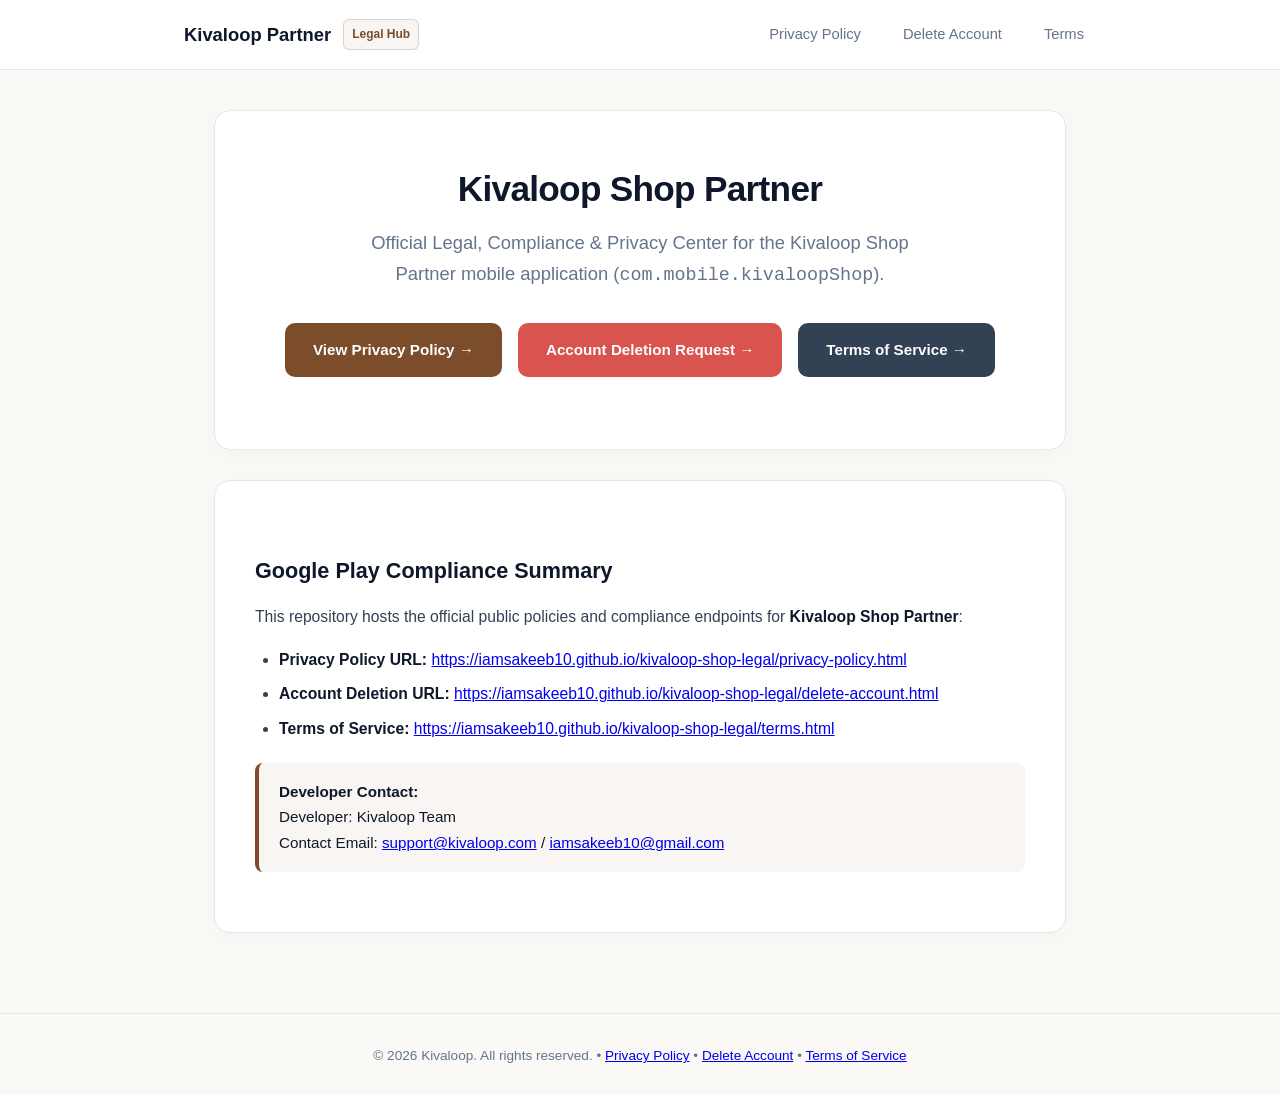
<file: index.html>
<!DOCTYPE html>
<html lang="en">
<head>
  <meta charset="UTF-8">
  <meta name="viewport" content="width=device-width, initial-scale=1.0">
  <title>Legal & Compliance - Kivaloop Shop Partner</title>
  <link rel="stylesheet" href="style.css">
</head>
<body>

  <header class="header">
    <div class="nav-container">
      <a href="index.html" class="brand">
        Kivaloop Partner
        <span class="brand-badge">Legal Hub</span>
      </a>
      <nav class="nav-links">
        <a href="privacy-policy.html">Privacy Policy</a>
        <a href="delete-account.html">Delete Account</a>
        <a href="terms.html">Terms</a>
      </nav>
    </div>
  </header>

  <main class="container">
    <div class="card" style="text-align: center; padding: 48px 24px;">
      <h1 class="page-title">Kivaloop Shop Partner</h1>
      <p style="font-size: 1.15rem; color: var(--muted); max-width: 600px; margin: 0 auto 32px;">
        Official Legal, Compliance & Privacy Center for the Kivaloop Shop Partner mobile application (<code>com.mobile.kivaloopShop</code>).
      </p>

      <div style="display: flex; gap: 16px; justify-content: center; flex-wrap: wrap; margin-bottom: 24px;">
        <a href="privacy-policy.html" class="btn" style="padding: 14px 28px;">
          View Privacy Policy &rarr;
        </a>
        <a href="delete-account.html" class="btn btn-danger" style="padding: 14px 28px;">
          Account Deletion Request &rarr;
        </a>
        <a href="terms.html" class="btn" style="background: #334155; padding: 14px 28px;">
          Terms of Service &rarr;
        </a>
      </div>
    </div>

    <div class="card">
      <h2>Google Play Compliance Summary</h2>
      <p>This repository hosts the official public policies and compliance endpoints for <strong>Kivaloop Shop Partner</strong>:</p>
      <ul>
        <li><strong>Privacy Policy URL:</strong> <a href="privacy-policy.html">https://iamsakeeb10.github.io/kivaloop-shop-legal/privacy-policy.html</a></li>
        <li><strong>Account Deletion URL:</strong> <a href="delete-account.html">https://iamsakeeb10.github.io/kivaloop-shop-legal/delete-account.html</a></li>
        <li><strong>Terms of Service:</strong> <a href="terms.html">https://iamsakeeb10.github.io/kivaloop-shop-legal/terms.html</a></li>
      </ul>

      <div class="alert-box">
        <strong>Developer Contact:</strong><br>
        Developer: Kivaloop Team<br>
        Contact Email: <a href="mailto:support@kivaloop.com">support@kivaloop.com</a> / <a href="mailto:iamsakeeb10@gmail.com">iamsakeeb10@gmail.com</a>
      </div>
    </div>
  </main>

  <footer class="footer">
    &copy; 2026 Kivaloop. All rights reserved. &bull; <a href="privacy-policy.html">Privacy Policy</a> &bull; <a href="delete-account.html">Delete Account</a> &bull; <a href="terms.html">Terms of Service</a>
  </footer>

</body>
</html>
</file>
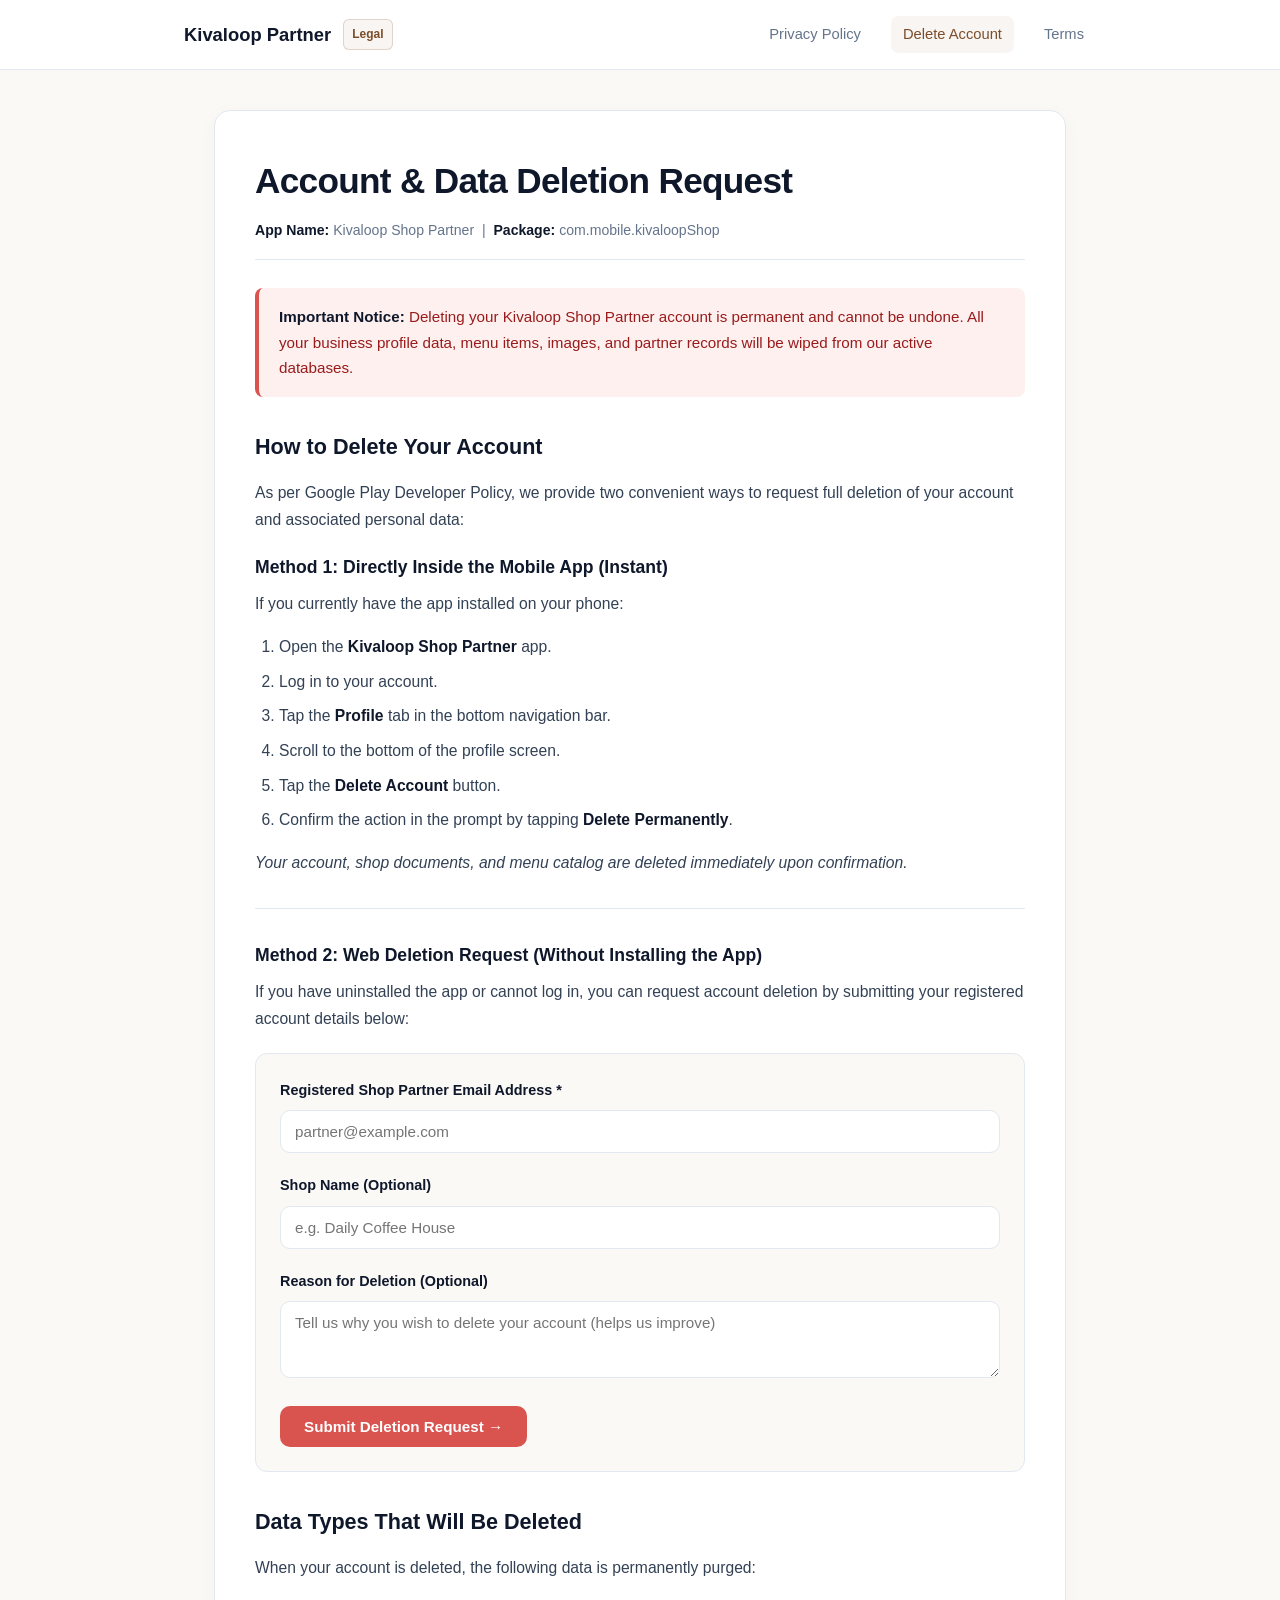
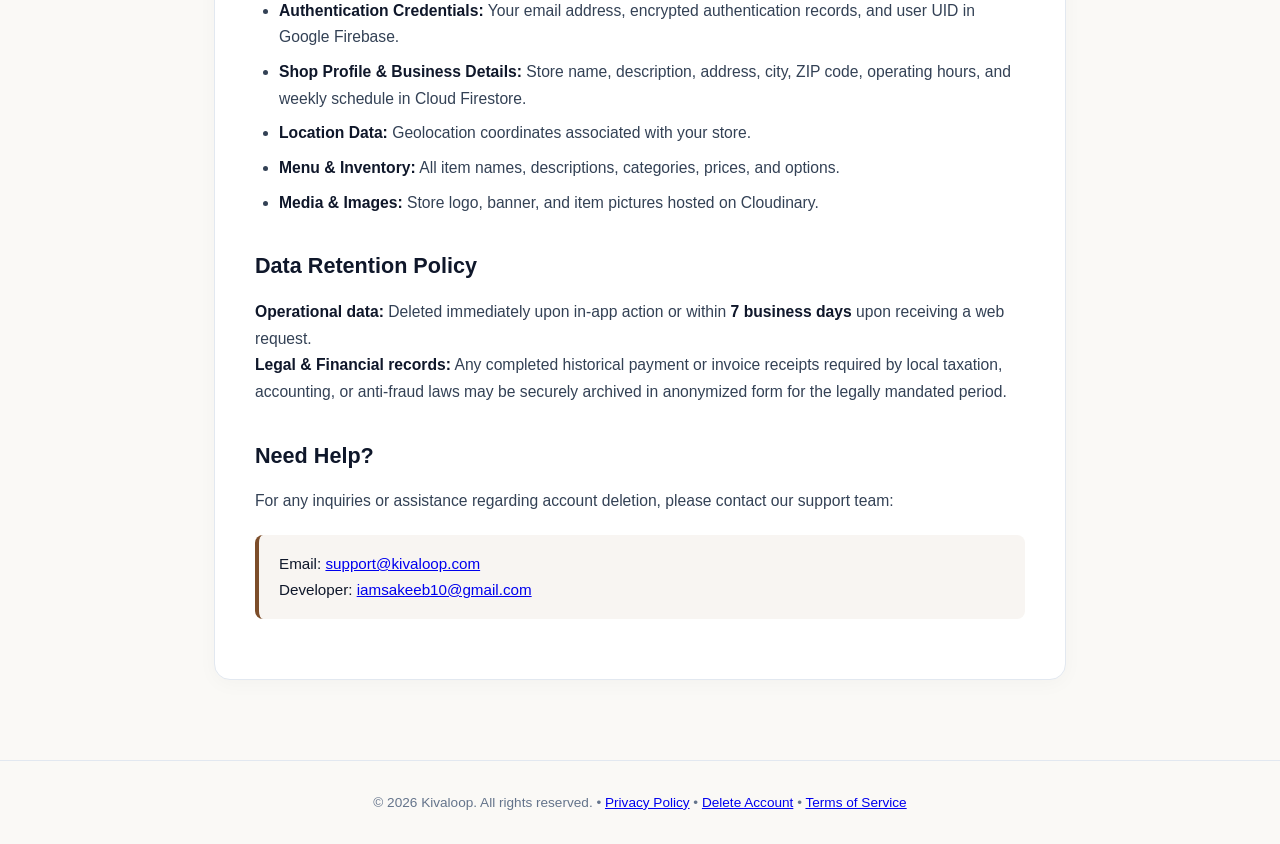
<file: delete-account.html>
<!DOCTYPE html>
<html lang="en">
<head>
  <meta charset="UTF-8">
  <meta name="viewport" content="width=device-width, initial-scale=1.0">
  <title>Account & Data Deletion - Kivaloop Shop Partner</title>
  <link rel="stylesheet" href="style.css">
</head>
<body>

  <header class="header">
    <div class="nav-container">
      <a href="index.html" class="brand">
        Kivaloop Partner
        <span class="brand-badge">Legal</span>
      </a>
      <nav class="nav-links">
        <a href="privacy-policy.html">Privacy Policy</a>
        <a href="delete-account.html" class="active">Delete Account</a>
        <a href="terms.html">Terms</a>
      </nav>
    </div>
  </header>

  <main class="container">
    <div class="card">
      <h1 class="page-title">Account & Data Deletion Request</h1>
      <p class="meta-info"><strong>App Name:</strong> Kivaloop Shop Partner &nbsp;|&nbsp; <strong>Package:</strong> com.mobile.kivaloopShop</p>

      <div class="danger-box">
        <strong>Important Notice:</strong> Deleting your Kivaloop Shop Partner account is permanent and cannot be undone. All your business profile data, menu items, images, and partner records will be wiped from our active databases.
      </div>

      <h2>How to Delete Your Account</h2>
      <p>As per Google Play Developer Policy, we provide two convenient ways to request full deletion of your account and associated personal data:</p>

      <h3>Method 1: Directly Inside the Mobile App (Instant)</h3>
      <p>If you currently have the app installed on your phone:</p>
      <ol>
        <li>Open the <strong>Kivaloop Shop Partner</strong> app.</li>
        <li>Log in to your account.</li>
        <li>Tap the <strong>Profile</strong> tab in the bottom navigation bar.</li>
        <li>Scroll to the bottom of the profile screen.</li>
        <li>Tap the <strong>Delete Account</strong> button.</li>
        <li>Confirm the action in the prompt by tapping <strong>Delete Permanently</strong>.</li>
      </ol>
      <p><em>Your account, shop documents, and menu catalog are deleted immediately upon confirmation.</em></p>

      <hr style="margin: 32px 0; border: none; border-top: 1px solid var(--border);">

      <h3>Method 2: Web Deletion Request (Without Installing the App)</h3>
      <p>If you have uninstalled the app or cannot log in, you can request account deletion by submitting your registered account details below:</p>

      <form onsubmit="handleWebDeletion(event)" style="background: var(--light-bg); padding: 24px; border-radius: 12px; border: 1px solid var(--border); margin: 20px 0;">
        <div class="form-group">
          <label for="registeredEmail">Registered Shop Partner Email Address *</label>
          <input type="email" id="registeredEmail" class="form-control" placeholder="partner@example.com" required>
        </div>

        <div class="form-group">
          <label for="shopName">Shop Name (Optional)</label>
          <input type="text" id="shopName" class="form-control" placeholder="e.g. Daily Coffee House">
        </div>

        <div class="form-group">
          <label for="reason">Reason for Deletion (Optional)</label>
          <textarea id="reason" class="form-control" rows="3" placeholder="Tell us why you wish to delete your account (helps us improve)"></textarea>
        </div>

        <button type="submit" class="btn btn-danger">Submit Deletion Request &rarr;</button>
      </form>

      <div id="confirmationNotice" style="display: none;" class="alert-box">
        <strong>Request Submitted!</strong> An email deletion ticket has been initiated. If your mail client did not open automatically, please send an email to <a href="mailto:support@kivaloop.com?subject=Account%20Deletion%20Request">support@kivaloop.com</a> with subject "Account Deletion Request".
      </div>

      <h2>Data Types That Will Be Deleted</h2>
      <p>When your account is deleted, the following data is permanently purged:</p>
      <ul>
        <li><strong>Authentication Credentials:</strong> Your email address, encrypted authentication records, and user UID in Google Firebase.</li>
        <li><strong>Shop Profile & Business Details:</strong> Store name, description, address, city, ZIP code, operating hours, and weekly schedule in Cloud Firestore.</li>
        <li><strong>Location Data:</strong> Geolocation coordinates associated with your store.</li>
        <li><strong>Menu & Inventory:</strong> All item names, descriptions, categories, prices, and options.</li>
        <li><strong>Media & Images:</strong> Store logo, banner, and item pictures hosted on Cloudinary.</li>
      </ul>

      <h2>Data Retention Policy</h2>
      <p>
        <strong>Operational data:</strong> Deleted immediately upon in-app action or within <strong>7 business days</strong> upon receiving a web request.<br>
        <strong>Legal & Financial records:</strong> Any completed historical payment or invoice receipts required by local taxation, accounting, or anti-fraud laws may be securely archived in anonymized form for the legally mandated period.
      </p>

      <h2>Need Help?</h2>
      <p>For any inquiries or assistance regarding account deletion, please contact our support team:</p>
      <div class="alert-box">
        Email: <a href="mailto:support@kivaloop.com">support@kivaloop.com</a><br>
        Developer: <a href="mailto:iamsakeeb10@gmail.com">iamsakeeb10@gmail.com</a>
      </div>
    </div>
  </main>

  <footer class="footer">
    &copy; 2026 Kivaloop. All rights reserved. &bull; <a href="privacy-policy.html">Privacy Policy</a> &bull; <a href="delete-account.html">Delete Account</a> &bull; <a href="terms.html">Terms of Service</a>
  </footer>

  <script>
    function handleWebDeletion(e) {
      e.preventDefault();
      var email = document.getElementById('registeredEmail').value;
      var shopName = document.getElementById('shopName').value;
      var reason = document.getElementById('reason').value;

      var subject = encodeURIComponent("Account Deletion Request - " + email);
      var body = encodeURIComponent(
        "Hello Kivaloop Support,\n\n" +
        "Please delete my Kivaloop Shop Partner account and all associated data.\n\n" +
        "Registered Email: " + email + "\n" +
        "Shop Name: " + (shopName || "N/A") + "\n" +
        "Reason: " + (reason || "Not specified") + "\n\n" +
        "Thank you."
      );

      window.location.href = "mailto:support@kivaloop.com?subject=" + subject + "&body=" + body;
      document.getElementById('confirmationNotice').style.display = 'block';
    }
  </script>

</body>
</html>
</file>
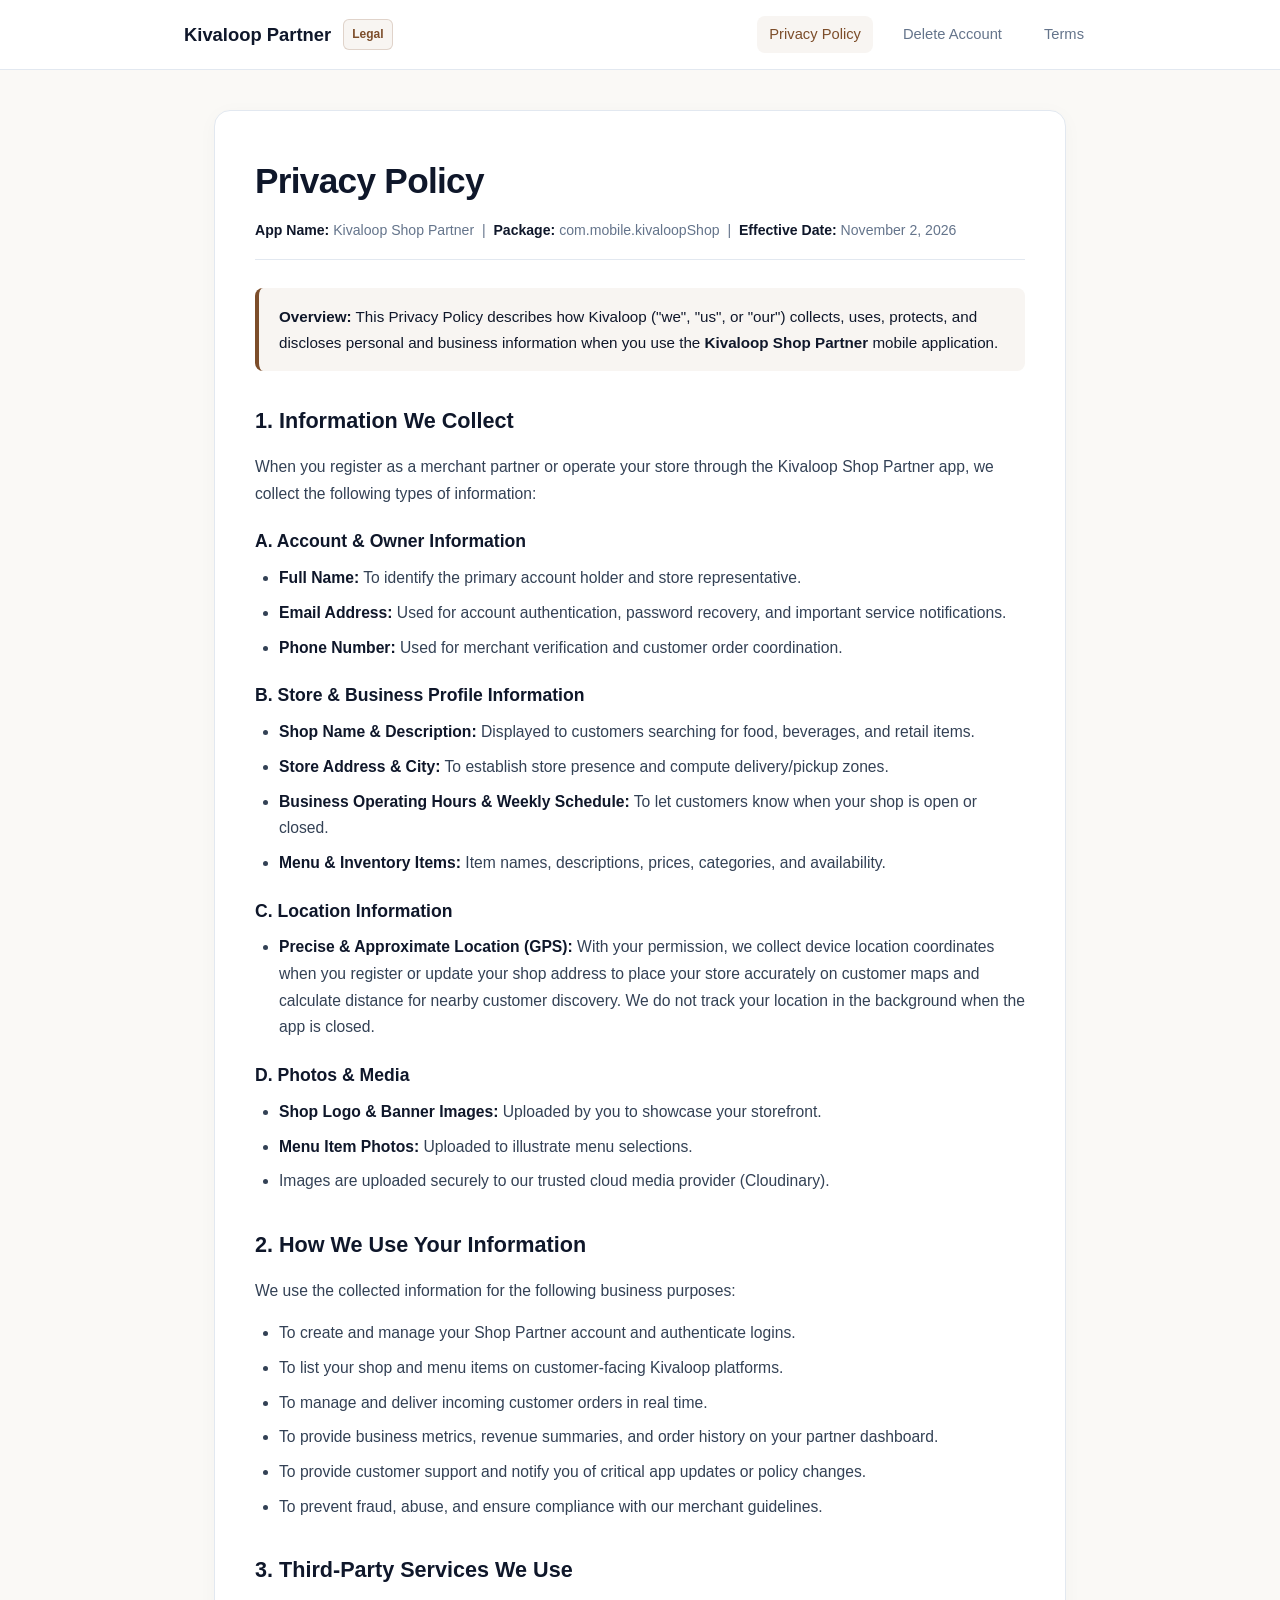
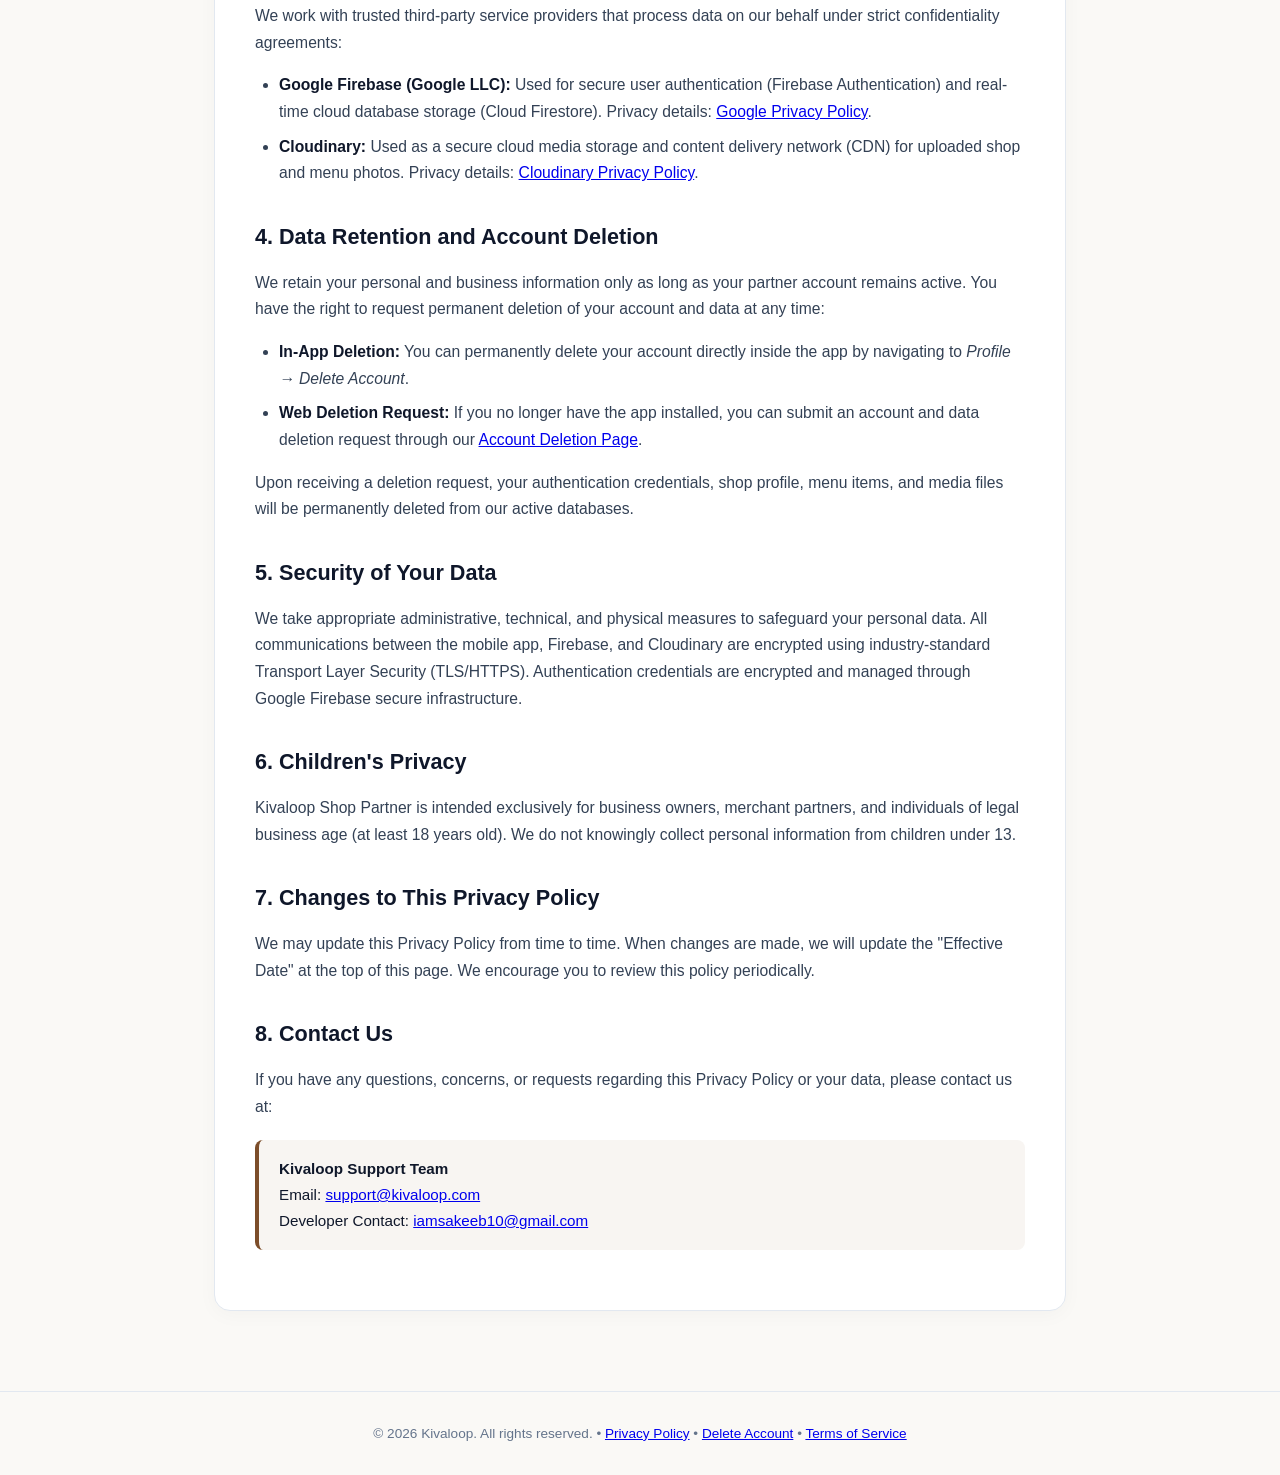
<file: privacy-policy.html>
<!DOCTYPE html>
<html lang="en">
<head>
  <meta charset="UTF-8">
  <meta name="viewport" content="width=device-width, initial-scale=1.0">
  <title>Privacy Policy - Kivaloop Shop Partner</title>
  <link rel="stylesheet" href="style.css">
</head>
<body>

  <header class="header">
    <div class="nav-container">
      <a href="index.html" class="brand">
        Kivaloop Partner
        <span class="brand-badge">Legal</span>
      </a>
      <nav class="nav-links">
        <a href="privacy-policy.html" class="active">Privacy Policy</a>
        <a href="delete-account.html">Delete Account</a>
        <a href="terms.html">Terms</a>
      </nav>
    </div>
  </header>

  <main class="container">
    <div class="card">
      <h1 class="page-title">Privacy Policy</h1>
      <p class="meta-info"><strong>App Name:</strong> Kivaloop Shop Partner &nbsp;|&nbsp; <strong>Package:</strong> com.mobile.kivaloopShop &nbsp;|&nbsp; <strong>Effective Date:</strong> November 2, 2026</p>

      <div class="alert-box">
        <strong>Overview:</strong> This Privacy Policy describes how Kivaloop ("we", "us", or "our") collects, uses, protects, and discloses personal and business information when you use the <strong>Kivaloop Shop Partner</strong> mobile application.
      </div>

      <h2>1. Information We Collect</h2>
      <p>When you register as a merchant partner or operate your store through the Kivaloop Shop Partner app, we collect the following types of information:</p>

      <h3>A. Account & Owner Information</h3>
      <ul>
        <li><strong>Full Name:</strong> To identify the primary account holder and store representative.</li>
        <li><strong>Email Address:</strong> Used for account authentication, password recovery, and important service notifications.</li>
        <li><strong>Phone Number:</strong> Used for merchant verification and customer order coordination.</li>
      </ul>

      <h3>B. Store & Business Profile Information</h3>
      <ul>
        <li><strong>Shop Name & Description:</strong> Displayed to customers searching for food, beverages, and retail items.</li>
        <li><strong>Store Address & City:</strong> To establish store presence and compute delivery/pickup zones.</li>
        <li><strong>Business Operating Hours & Weekly Schedule:</strong> To let customers know when your shop is open or closed.</li>
        <li><strong>Menu & Inventory Items:</strong> Item names, descriptions, prices, categories, and availability.</li>
      </ul>

      <h3>C. Location Information</h3>
      <ul>
        <li><strong>Precise & Approximate Location (GPS):</strong> With your permission, we collect device location coordinates when you register or update your shop address to place your store accurately on customer maps and calculate distance for nearby customer discovery. We do not track your location in the background when the app is closed.</li>
      </ul>

      <h3>D. Photos & Media</h3>
      <ul>
        <li><strong>Shop Logo & Banner Images:</strong> Uploaded by you to showcase your storefront.</li>
        <li><strong>Menu Item Photos:</strong> Uploaded to illustrate menu selections.</li>
        <li>Images are uploaded securely to our trusted cloud media provider (Cloudinary).</li>
      </ul>

      <h2>2. How We Use Your Information</h2>
      <p>We use the collected information for the following business purposes:</p>
      <ul>
        <li>To create and manage your Shop Partner account and authenticate logins.</li>
        <li>To list your shop and menu items on customer-facing Kivaloop platforms.</li>
        <li>To manage and deliver incoming customer orders in real time.</li>
        <li>To provide business metrics, revenue summaries, and order history on your partner dashboard.</li>
        <li>To provide customer support and notify you of critical app updates or policy changes.</li>
        <li>To prevent fraud, abuse, and ensure compliance with our merchant guidelines.</li>
      </ul>

      <h2>3. Third-Party Services We Use</h2>
      <p>We work with trusted third-party service providers that process data on our behalf under strict confidentiality agreements:</p>
      <ul>
        <li><strong>Google Firebase (Google LLC):</strong> Used for secure user authentication (Firebase Authentication) and real-time cloud database storage (Cloud Firestore). Privacy details: <a href="https://policies.google.com/privacy" target="_blank" rel="noopener">Google Privacy Policy</a>.</li>
        <li><strong>Cloudinary:</strong> Used as a secure cloud media storage and content delivery network (CDN) for uploaded shop and menu photos. Privacy details: <a href="https://cloudinary.com/privacy" target="_blank" rel="noopener">Cloudinary Privacy Policy</a>.</li>
      </ul>

      <h2>4. Data Retention and Account Deletion</h2>
      <p>We retain your personal and business information only as long as your partner account remains active. You have the right to request permanent deletion of your account and data at any time:</p>
      <ul>
        <li><strong>In-App Deletion:</strong> You can permanently delete your account directly inside the app by navigating to <em>Profile &rarr; Delete Account</em>.</li>
        <li><strong>Web Deletion Request:</strong> If you no longer have the app installed, you can submit an account and data deletion request through our <a href="delete-account.html">Account Deletion Page</a>.</li>
      </ul>
      <p>Upon receiving a deletion request, your authentication credentials, shop profile, menu items, and media files will be permanently deleted from our active databases.</p>

      <h2>5. Security of Your Data</h2>
      <p>We take appropriate administrative, technical, and physical measures to safeguard your personal data. All communications between the mobile app, Firebase, and Cloudinary are encrypted using industry-standard Transport Layer Security (TLS/HTTPS). Authentication credentials are encrypted and managed through Google Firebase secure infrastructure.</p>

      <h2>6. Children's Privacy</h2>
      <p>Kivaloop Shop Partner is intended exclusively for business owners, merchant partners, and individuals of legal business age (at least 18 years old). We do not knowingly collect personal information from children under 13.</p>

      <h2>7. Changes to This Privacy Policy</h2>
      <p>We may update this Privacy Policy from time to time. When changes are made, we will update the "Effective Date" at the top of this page. We encourage you to review this policy periodically.</p>

      <h2>8. Contact Us</h2>
      <p>If you have any questions, concerns, or requests regarding this Privacy Policy or your data, please contact us at:</p>
      <div class="alert-box">
        <strong>Kivaloop Support Team</strong><br>
        Email: <a href="mailto:support@kivaloop.com">support@kivaloop.com</a><br>
        Developer Contact: <a href="mailto:iamsakeeb10@gmail.com">iamsakeeb10@gmail.com</a>
      </div>
    </div>
  </main>

  <footer class="footer">
    &copy; 2026 Kivaloop. All rights reserved. &bull; <a href="privacy-policy.html">Privacy Policy</a> &bull; <a href="delete-account.html">Delete Account</a> &bull; <a href="terms.html">Terms of Service</a>
  </footer>

</body>
</html>
</file>
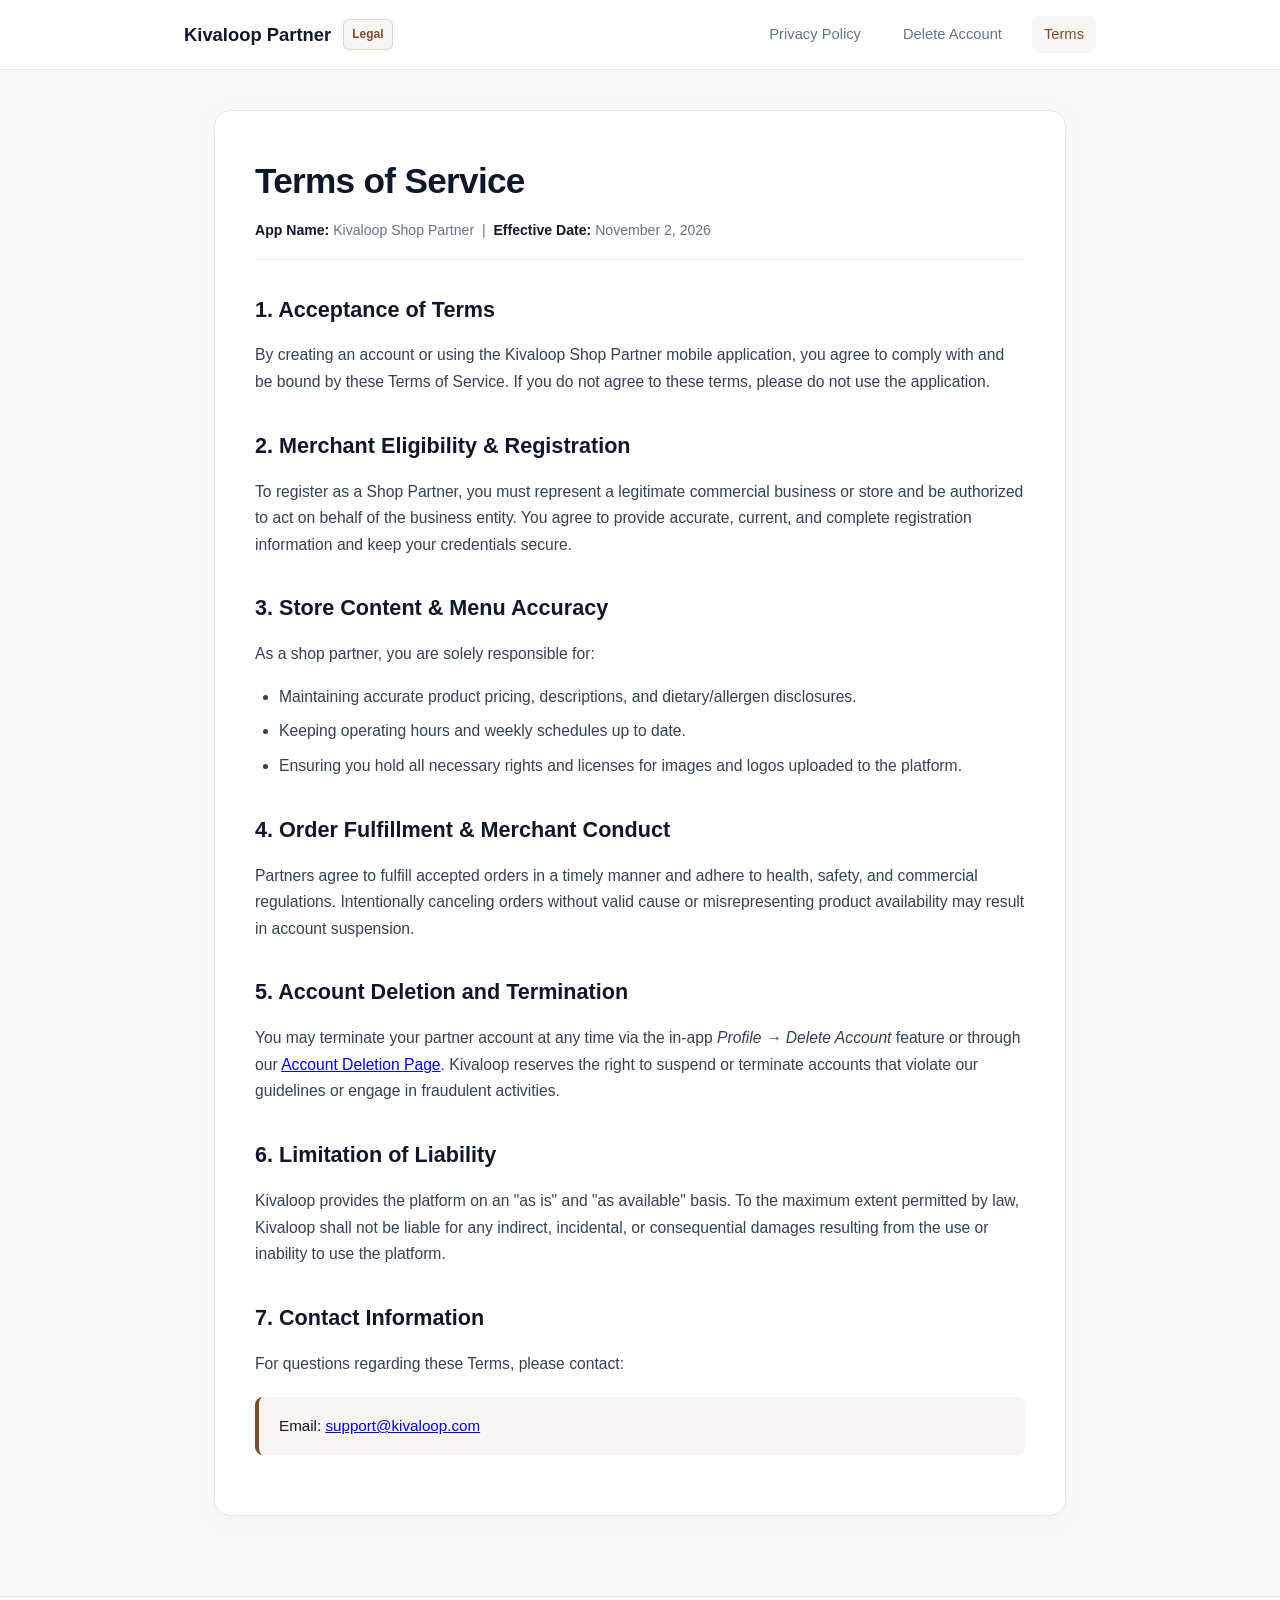
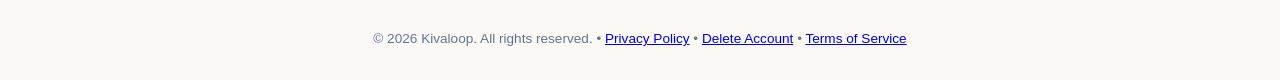
<file: terms.html>
<!DOCTYPE html>
<html lang="en">
<head>
  <meta charset="UTF-8">
  <meta name="viewport" content="width=device-width, initial-scale=1.0">
  <title>Terms of Service - Kivaloop Shop Partner</title>
  <link rel="stylesheet" href="style.css">
</head>
<body>

  <header class="header">
    <div class="nav-container">
      <a href="index.html" class="brand">
        Kivaloop Partner
        <span class="brand-badge">Legal</span>
      </a>
      <nav class="nav-links">
        <a href="privacy-policy.html">Privacy Policy</a>
        <a href="delete-account.html">Delete Account</a>
        <a href="terms.html" class="active">Terms</a>
      </nav>
    </div>
  </header>

  <main class="container">
    <div class="card">
      <h1 class="page-title">Terms of Service</h1>
      <p class="meta-info"><strong>App Name:</strong> Kivaloop Shop Partner &nbsp;|&nbsp; <strong>Effective Date:</strong> November 2, 2026</p>

      <h2>1. Acceptance of Terms</h2>
      <p>By creating an account or using the Kivaloop Shop Partner mobile application, you agree to comply with and be bound by these Terms of Service. If you do not agree to these terms, please do not use the application.</p>

      <h2>2. Merchant Eligibility & Registration</h2>
      <p>To register as a Shop Partner, you must represent a legitimate commercial business or store and be authorized to act on behalf of the business entity. You agree to provide accurate, current, and complete registration information and keep your credentials secure.</p>

      <h2>3. Store Content & Menu Accuracy</h2>
      <p>As a shop partner, you are solely responsible for:</p>
      <ul>
        <li>Maintaining accurate product pricing, descriptions, and dietary/allergen disclosures.</li>
        <li>Keeping operating hours and weekly schedules up to date.</li>
        <li>Ensuring you hold all necessary rights and licenses for images and logos uploaded to the platform.</li>
      </ul>

      <h2>4. Order Fulfillment & Merchant Conduct</h2>
      <p>Partners agree to fulfill accepted orders in a timely manner and adhere to health, safety, and commercial regulations. Intentionally canceling orders without valid cause or misrepresenting product availability may result in account suspension.</p>

      <h2>5. Account Deletion and Termination</h2>
      <p>You may terminate your partner account at any time via the in-app <em>Profile &rarr; Delete Account</em> feature or through our <a href="delete-account.html">Account Deletion Page</a>. Kivaloop reserves the right to suspend or terminate accounts that violate our guidelines or engage in fraudulent activities.</p>

      <h2>6. Limitation of Liability</h2>
      <p>Kivaloop provides the platform on an "as is" and "as available" basis. To the maximum extent permitted by law, Kivaloop shall not be liable for any indirect, incidental, or consequential damages resulting from the use or inability to use the platform.</p>

      <h2>7. Contact Information</h2>
      <p>For questions regarding these Terms, please contact:</p>
      <div class="alert-box">
        Email: <a href="mailto:support@kivaloop.com">support@kivaloop.com</a>
      </div>
    </div>
  </main>

  <footer class="footer">
    &copy; 2026 Kivaloop. All rights reserved. &bull; <a href="privacy-policy.html">Privacy Policy</a> &bull; <a href="delete-account.html">Delete Account</a> &bull; <a href="terms.html">Terms of Service</a>
  </footer>

</body>
</html>
</file>
<file: style.css>
:root {
  --primary: #7C4D2A;
  --primary-hover: #633c1f;
  --primary-light: #F8F5F2;
  --danger: #D9534F;
  --danger-light: #FFF0F0;
  --ink: #0F172A;
  --muted: #64748B;
  --light-bg: #FAF9F6;
  --card-bg: #FFFFFF;
  --border: #E2E8F0;
  --font-main: -apple-system, BlinkMacSystemFont, "Segoe UI", Roboto, "Helvetica Neue", Arial, sans-serif;
}

* {
  box-sizing: border-box;
  margin: 0;
  padding: 0;
}

body {
  font-family: var(--font-main);
  background-color: var(--light-bg);
  color: var(--ink);
  line-height: 1.7;
  -webkit-font-smoothing: antialiased;
}

.header {
  background: #ffffff;
  border-bottom: 1px solid var(--border);
  position: sticky;
  top: 0;
  z-index: 100;
}

.nav-container {
  max-width: 960px;
  margin: 0 auto;
  padding: 16px 24px;
  display: flex;
  align-items: center;
  justify-content: space-between;
}

.brand {
  display: flex;
  align-items: center;
  gap: 12px;
  text-decoration: none;
  color: var(--ink);
  font-weight: 700;
  font-size: 1.15rem;
}

.brand-badge {
  background: var(--primary-light);
  color: var(--primary);
  font-size: 0.75rem;
  padding: 4px 8px;
  border-radius: 6px;
  border: 1px solid rgba(124, 77, 42, 0.2);
  font-weight: 600;
}

.nav-links {
  display: flex;
  gap: 18px;
  align-items: center;
}

.nav-links a {
  text-decoration: none;
  color: var(--muted);
  font-size: 0.92rem;
  font-weight: 500;
  padding: 6px 12px;
  border-radius: 8px;
  transition: all 0.2s;
}

.nav-links a:hover,
.nav-links a.active {
  color: var(--primary);
  background: var(--primary-light);
}

.container {
  max-width: 900px;
  margin: 40px auto 80px;
  padding: 0 24px;
}

.card {
  background: var(--card-bg);
  border-radius: 16px;
  border: 1px solid var(--border);
  padding: 40px;
  box-shadow: 0 4px 20px rgba(0, 0, 0, 0.03);
  margin-bottom: 30px;
}

.page-title {
  font-size: 2.2rem;
  font-weight: 800;
  color: var(--ink);
  margin-bottom: 8px;
  letter-spacing: -0.02em;
}

.meta-info {
  color: var(--muted);
  font-size: 0.88rem;
  margin-bottom: 28px;
  padding-bottom: 16px;
  border-bottom: 1px solid var(--border);
}

h2 {
  font-size: 1.35rem;
  font-weight: 700;
  color: var(--ink);
  margin-top: 32px;
  margin-bottom: 14px;
  display: flex;
  align-items: center;
  gap: 8px;
}

h3 {
  font-size: 1.1rem;
  font-weight: 600;
  color: var(--ink);
  margin-top: 20px;
  margin-bottom: 8px;
}

p, ul, ol {
  color: #334155;
  font-size: 0.98rem;
  margin-bottom: 16px;
}

ul, ol {
  padding-left: 24px;
}

li {
  margin-bottom: 8px;
}

strong {
  color: var(--ink);
}

.alert-box {
  background: var(--primary-light);
  border-left: 4px solid var(--primary);
  padding: 16px 20px;
  border-radius: 8px;
  margin: 20px 0;
  font-size: 0.95rem;
}

.danger-box {
  background: var(--danger-light);
  border-left: 4px solid var(--danger);
  padding: 16px 20px;
  border-radius: 8px;
  margin: 20px 0;
  font-size: 0.95rem;
  color: #991B1B;
}

.btn {
  display: inline-block;
  background: var(--primary);
  color: #ffffff;
  padding: 12px 24px;
  border-radius: 10px;
  text-decoration: none;
  font-weight: 600;
  font-size: 0.95rem;
  border: none;
  cursor: pointer;
  transition: background 0.2s;
}

.btn:hover {
  background: var(--primary-hover);
}

.btn-danger {
  background: var(--danger);
}

.btn-danger:hover {
  background: #B91C1C;
}

.form-group {
  margin-bottom: 20px;
}

.form-group label {
  display: block;
  font-weight: 600;
  font-size: 0.9rem;
  margin-bottom: 8px;
  color: var(--ink);
}

.form-control {
  width: 100%;
  padding: 12px 14px;
  border: 1px solid var(--border);
  border-radius: 10px;
  font-size: 0.95rem;
  font-family: inherit;
  transition: border-color 0.2s;
}

.form-control:focus {
  outline: none;
  border-color: var(--primary);
}

.footer {
  text-align: center;
  padding: 30px 20px;
  color: var(--muted);
  font-size: 0.85rem;
  border-top: 1px solid var(--border);
}

@media (max-width: 640px) {
  .card {
    padding: 24px 18px;
  }
  .page-title {
    font-size: 1.7rem;
  }
  .nav-container {
    flex-direction: column;
    gap: 12px;
    align-items: flex-start;
  }
}
</file>
